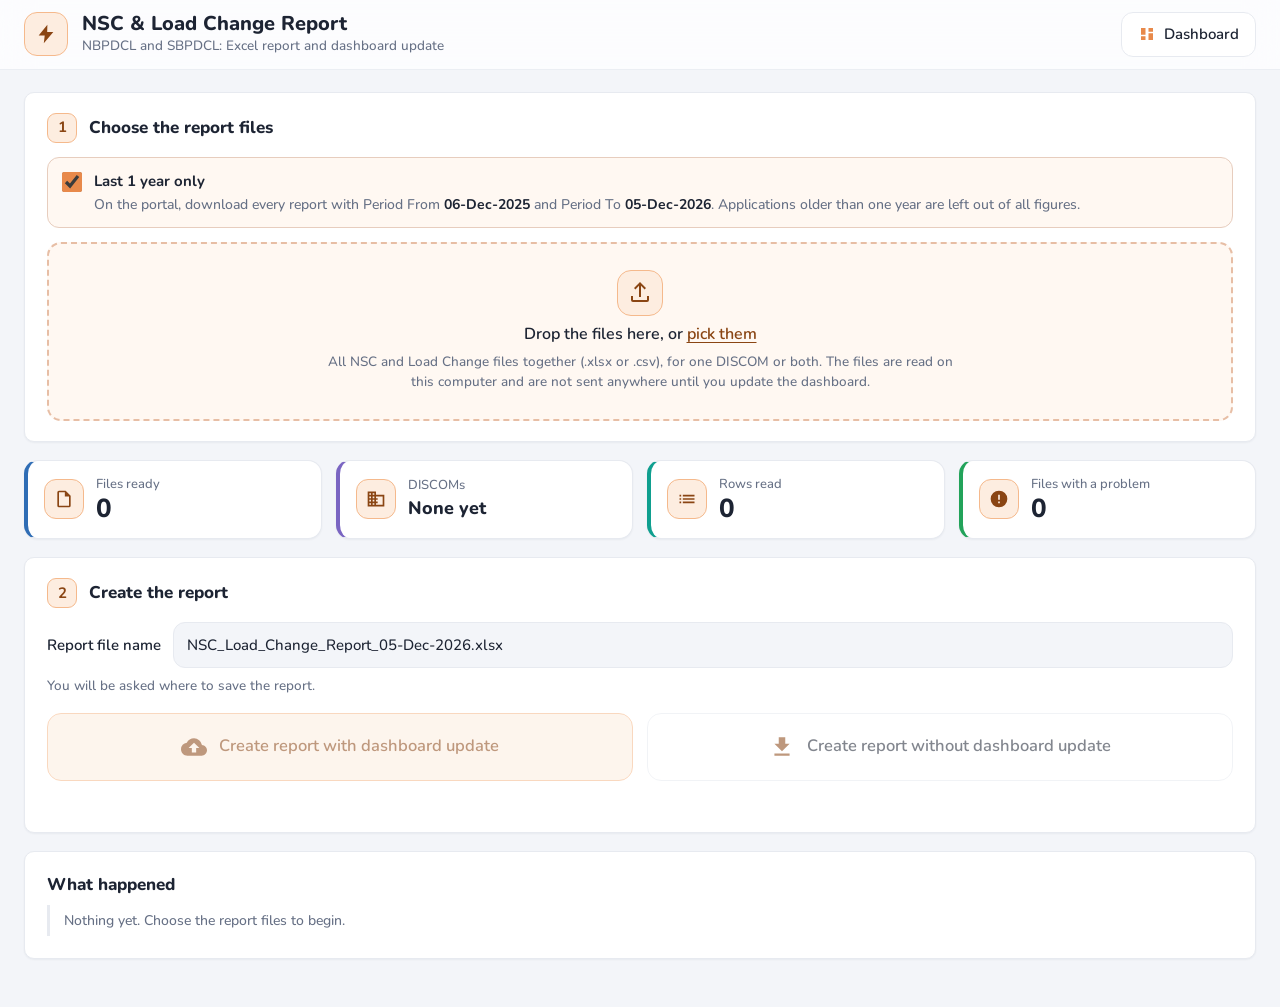
<file: index.html>
<!DOCTYPE html>
<html lang="en">
<head>
<meta charset="utf-8">
<meta name="viewport" content="width=device-width, initial-scale=1">
<title>NSC & Load Change Report</title>
<meta name="description" content="Make the NSC and Load Change Excel report for NBPDCL and SBPDCL and update the dashboard, in the browser.">
<link rel="icon" href="data:image/svg+xml,%3Csvg xmlns='http://www.w3.org/2000/svg' viewBox='0 0 24 24'%3E%3Crect width='24' height='24' rx='6' fill='%23FDEDE0' stroke='%23F5B98C'/%3E%3Cpath d='M13.5 3 5 13.6h6l-1 7.4 9-11.1h-6z' fill='%238A4513'/%3E%3C/svg%3E">
<link rel="preconnect" href="https://fonts.googleapis.com">
<link rel="preconnect" href="https://fonts.gstatic.com" crossorigin>
<link href="https://fonts.googleapis.com/css2?family=Nunito:wght@400;500;600;700;800&display=swap" rel="stylesheet">
<link rel="stylesheet" href="css/style.css">
</head>
<body>
<header class="top">
  <div class="top-in">
    <div class="badge" aria-hidden="true"><svg viewBox="0 0 24 24"><path d="M13.5 2 4 13.6h6.6L9.6 22 20 9.9h-6.7L13.5 2z"/></svg></div>
    <div class="title">
      <h1>NSC &amp; Load Change Report</h1>
      <div class="sub" id="asOn">NBPDCL and SBPDCL: Excel report and dashboard update</div>
    </div>
    <a class="btn ghost dash-link" id="openDash" href="dashboard.html">
      <svg viewBox="0 0 24 24" aria-hidden="true"><path d="M4 13h6V4H4v9zm0 7h6v-5H4v5zm10 0h6v-9h-6v9zm0-16v5h6V4h-6z"/></svg>
      <span>Dashboard</span>
    </a>
  </div>
</header>

<main class="wrap">
  <section class="card step" aria-labelledby="s1">
    <div class="step-head">
      <span class="num">1</span>
      <h2 id="s1">Choose the report files</h2>
      <button class="link" id="clearBtn" hidden>Clear list</button>
    </div>
    <label class="yearbox">
      <input type="checkbox" id="lastYear" checked>
      <span class="yb-text"><b>Last 1 year only</b><span id="yearHint"></span></span>
    </label>
    <label class="drop" id="drop" for="fileInput">
      <input type="file" id="fileInput" accept=".xlsx,.xlsm,.csv" multiple>
      <span class="drop-icon" aria-hidden="true"><svg viewBox="0 0 24 24"><path d="M19 15v4H5v-4H3v4a2 2 0 0 0 2 2h14a2 2 0 0 0 2-2v-4h-2zM11 4.8V16h2V4.8l3.6 3.6L18 7l-6-6-6 6 1.4 1.4L11 4.8z"/></svg></span>
      <span class="drop-main">Drop the files here, or <u>pick them</u></span>
      <span class="drop-sub">All NSC and Load Change files together (.xlsx or .csv), for one DISCOM or both. The files are read on this computer and are not sent anywhere until you update the dashboard.</span>
    </label>
    <div class="table-box" id="fileBox" hidden>
      <table class="files">
        <thead><tr><th>File</th><th>DISCOM</th><th>Report</th><th class="r">Rows</th><th class="r">Registered</th><th class="r">Pending</th><th>Status</th><th aria-label="Remove"></th></tr></thead>
        <tbody id="fileRows"></tbody>
      </table>
    </div>
  </section>

  <section class="tiles" aria-label="Summary">
    <div class="tile t-a"><span class="ico"><svg viewBox="0 0 24 24"><path d="M14 2H6a2 2 0 0 0-2 2v16a2 2 0 0 0 2 2h12a2 2 0 0 0 2-2V8l-6-6zm4 18H6V4h7v5h5v11z"/></svg></span><div><div class="lab">Files ready</div><div class="val" id="tFiles">0</div></div></div>
    <div class="tile t-b"><span class="ico"><svg viewBox="0 0 24 24"><path d="M12 7V3H2v18h20V7H12zM6 19H4v-2h2v2zm0-4H4v-2h2v2zm0-4H4V9h2v2zm0-4H4V5h2v2zm4 12H8v-2h2v2zm0-4H8v-2h2v2zm0-4H8V9h2v2zm0-4H8V5h2v2zm10 12h-8v-2h2v-2h-2v-2h2v-2h-2V9h8v10z"/></svg></span><div><div class="lab">DISCOMs</div><div class="val sm" id="tDiscoms">None yet</div></div></div>
    <div class="tile t-c"><span class="ico"><svg viewBox="0 0 24 24"><path d="M3 13h2v-2H3v2zm0 4h2v-2H3v2zm0-8h2V7H3v2zm4 4h14v-2H7v2zm0 4h14v-2H7v2zM7 7v2h14V7H7z"/></svg></span><div><div class="lab">Rows read</div><div class="val" id="tRows">0</div></div></div>
    <div class="tile t-d"><span class="ico"><svg viewBox="0 0 24 24"><path d="M12 2a10 10 0 1 0 0 20 10 10 0 0 0 0-20zm1 15h-2v-2h2v2zm0-4h-2V7h2v6z"/></svg></span><div><div class="lab">Files with a problem</div><div class="val" id="tBad">0</div></div></div>
  </section>

  <section class="card step" aria-labelledby="s2">
    <div class="step-head"><span class="num">2</span><h2 id="s2">Create the report</h2></div>
    <div class="name-row">
      <label for="outName">Report file name</label>
      <input id="outName" type="text" spellcheck="false" autocomplete="off">
    </div>
    <p class="hint" id="saveHint"></p>
    <div class="actions">
      <button class="big go" id="withBtn">
        <svg viewBox="0 0 24 24" aria-hidden="true"><path d="M19.35 10.04A7.49 7.49 0 0 0 12 4C9.11 4 6.6 5.64 5.35 8.04A5.99 5.99 0 0 0 0 14c0 3.31 2.69 6 6 6h13c2.76 0 5-2.24 5-5 0-2.64-2.05-4.78-4.65-4.96zM14 13v4h-4v-4H7l5-5 5 5h-3z"/></svg>
        <span>Create report with dashboard update</span>
      </button>
      <button class="big plain" id="withoutBtn">
        <svg viewBox="0 0 24 24" aria-hidden="true"><path d="M19 9h-4V3H9v6H5l7 7 7-7zM5 18v2h14v-2H5z"/></svg>
        <span>Create report without dashboard update</span>
      </button>
    </div>
    <div class="progress" id="progress" hidden><span></span></div>
    <div class="status" id="status" role="status" aria-live="polite"></div>
  </section>

  <section class="card done" id="doneCard" hidden>
    <span class="done-ico" aria-hidden="true"><svg viewBox="0 0 24 24"><path d="M9 16.2 4.8 12l-1.4 1.4L9 19 21 7l-1.4-1.4L9 16.2z"/></svg></span>
    <div class="done-text"><h2 id="doneTitle">Done</h2><p id="doneSub"></p></div>
    <a class="btn grad" id="doneDash" href="#" target="_blank" rel="noopener" hidden>Open the dashboard</a>
    <button class="btn grad" id="tabSend" hidden>Send the update through a new tab</button>
  </section>

  <section class="card log-card" aria-labelledby="logTitle">
    <h2 id="logTitle">What happened</h2>
    <ol class="log" id="log"><li class="soft">Nothing yet. Choose the report files to begin.</li></ol>
  </section>
</main>

<div class="scrim" id="pwScrim" hidden>
  <form class="modal card" id="pwForm" role="dialog" aria-modal="true" aria-labelledby="pwTitle" autocomplete="off">
    <div class="badge" aria-hidden="true"><svg viewBox="0 0 24 24"><path d="M18 8h-1V6A5 5 0 0 0 7 6v2H6a2 2 0 0 0-2 2v10a2 2 0 0 0 2 2h12a2 2 0 0 0 2-2V10a2 2 0 0 0-2-2zm-6 9a2 2 0 1 1 0-4 2 2 0 0 1 0 4zm3.1-9H8.9V6a3.1 3.1 0 0 1 6.2 0v2z"/></svg></div>
    <h2 id="pwTitle">Type the upload password</h2>
    <p id="pwSub">It is used for this update only and is not kept anywhere.</p>
    <input id="pwInput" type="password" required autocomplete="new-password" aria-label="Upload password">
    <div class="modal-actions">
      <button type="button" class="link" id="pwCancel">Cancel</button>
      <button type="submit" class="btn grad">Update the dashboard</button>
    </div>
  </form>
</div>

<div class="scrim" id="mapScrim" hidden>
  <form class="modal card wide" id="mapForm" role="dialog" aria-modal="true" aria-labelledby="mapTitle">
    <div class="badge" aria-hidden="true"><svg viewBox="0 0 24 24"><path d="M10 18h4v-2h-4v2zM3 6v2h18V6H3zm3 7h12v-2H6v2z"/></svg></div>
    <h2 id="mapTitle">Match the headings</h2>
    <p id="mapSub"></p>
    <div class="map-kind" id="mapKindRow" hidden>
      <label for="mapKind">This file is</label>
      <select id="mapKind"><option value="">Choose</option><option value="nsc">an NSC pending report</option><option value="lc">a Load Change report</option></select>
    </div>
    <div class="map-list" id="mapList"></div>
    <p class="map-warn">Check the sample figure beside each choice. The figures are checked again after matching, but a wrong match between two stages cannot always be caught.</p>
    <div class="map-err" id="mapErr" hidden></div>
    <div class="modal-actions">
      <button type="button" class="link" id="mapCancel">Cancel</button>
      <button type="submit" class="btn grad">Use these headings</button>
    </div>
  </form>
</div>

<script src="js/vendor/xlsx.full.min.js"></script>
<script src="js/vendor/exceljs.min.js"></script>
<script src="js/engine.js"></script>
<script src="js/app.js"></script>
</body>
</html>
</file>
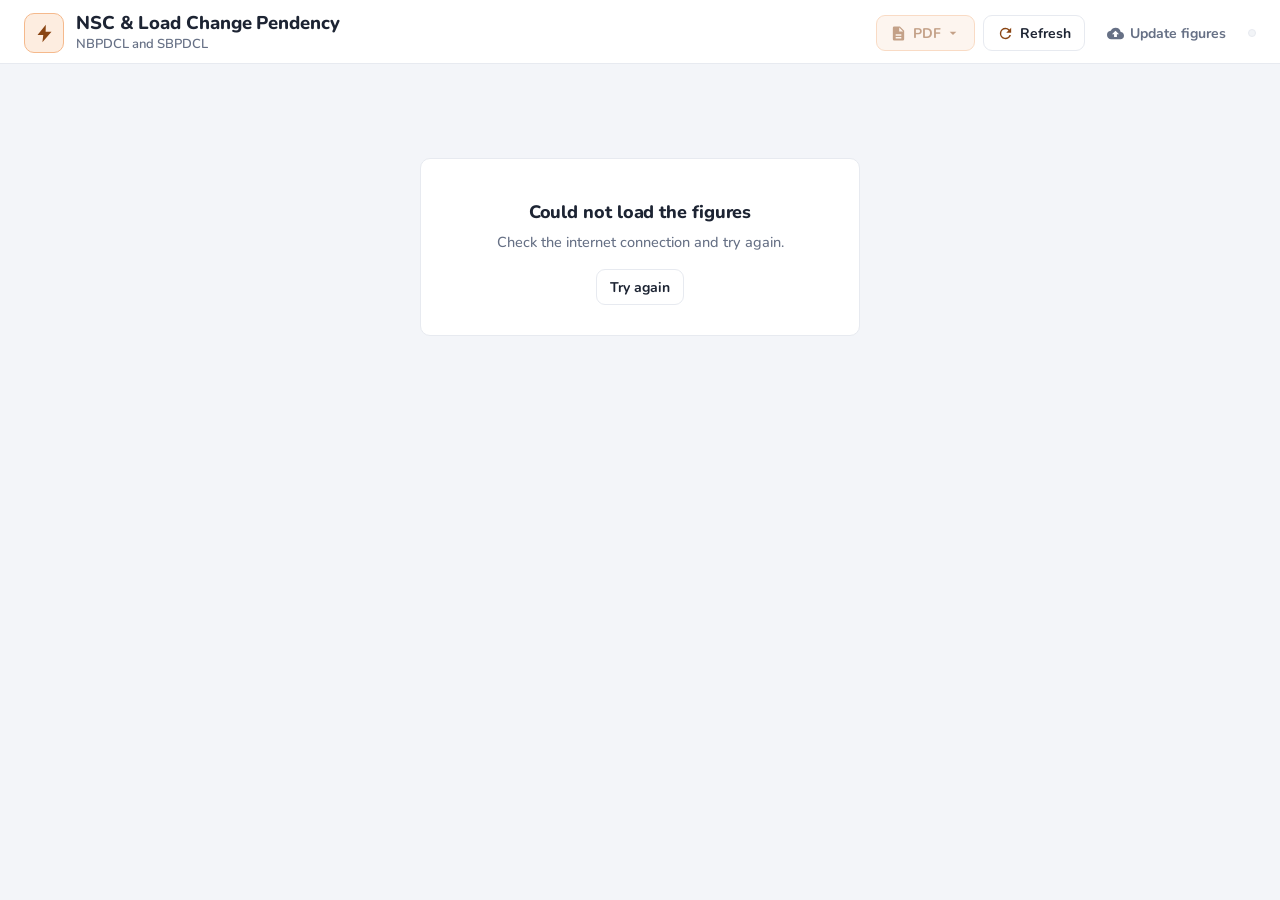
<file: dashboard.html>
<!DOCTYPE html>
<html lang="en">
<head>
<meta charset="utf-8">
<meta name="viewport" content="width=device-width, initial-scale=1">
<title>NSC & Load Change Pendency</title>
<meta name="description" content="Pending new service connections and load change requests of NBPDCL and SBPDCL: stages, critical units, delays, trend and review points.">
<link rel="icon" href="data:image/svg+xml,%3Csvg xmlns='http://www.w3.org/2000/svg' viewBox='0 0 24 24'%3E%3Crect width='24' height='24' rx='6' fill='%23FDEDE0' stroke='%23F5B98C'/%3E%3Cpath d='M13.5 3 5 13.6h6l-1 7.4 9-11.1h-6z' fill='%238A4513'/%3E%3C/svg%3E">
<link rel="preconnect" href="https://script.google.com">
<link rel="preconnect" href="https://script.googleusercontent.com" crossorigin>
<link rel="preconnect" href="https://fonts.googleapis.com">
<link rel="preconnect" href="https://fonts.gstatic.com" crossorigin>
<link href="https://fonts.googleapis.com/css2?family=Nunito:wght@400;500;600;700;800&display=swap" rel="stylesheet">
<link rel="stylesheet" href="css/dash.css">
</head>
<body>
<header class="bar">
  <div class="bar-in">
    <div class="brand">
      <span class="mark" aria-hidden="true"><svg viewBox="0 0 24 24"><path d="M13.5 2 4 13.6h6.6L9.6 22 20 9.9h-6.7L13.5 2z"/></svg></span>
      <div class="brand-text">
        <h1>NSC &amp; Load Change Pendency</h1>
        <p class="asof" id="asOf">NBPDCL and SBPDCL</p>
      </div>
    </div>
    <div class="bar-actions">
      <span class="fresh" id="fresh" hidden></span>
      <div class="pdfwrap">
        <button class="btn main" id="pdfBtn" type="button" disabled aria-haspopup="menu" aria-expanded="false">
          <svg viewBox="0 0 24 24" aria-hidden="true"><path d="M14 2H6a2 2 0 0 0-2 2v16a2 2 0 0 0 2 2h12a2 2 0 0 0 2-2V8l-6-6zm-1 7V3.5L18.5 9H13zM8 13h8v2H8v-2zm0 4h8v2H8v-2z"/></svg>
          <span>PDF</span>
          <svg class="caret" viewBox="0 0 24 24" aria-hidden="true"><path d="M7 10l5 5 5-5z"/></svg>
        </button>
        <div class="pdfmenu" id="pdfMenu" role="menu" hidden></div>
      </div>
      <button class="btn" id="refreshBtn" type="button" title="Get the latest figures">
        <svg viewBox="0 0 24 24" aria-hidden="true"><path d="M17.65 6.35A7.96 7.96 0 0 0 12 4a8 8 0 1 0 7.73 10h-2.08A6 6 0 1 1 12 6c1.66 0 3.14.69 4.22 1.78L13 11h7V4l-2.35 2.35z"/></svg>
        <span class="lbl">Refresh</span>
      </button>
      <a class="btn quiet" href="./" title="Make the report and update the figures">
        <svg viewBox="0 0 24 24" aria-hidden="true"><path d="M19.35 10.04A7.49 7.49 0 0 0 12 4C9.11 4 6.6 5.64 5.35 8.04A5.99 5.99 0 0 0 0 14c0 3.31 2.69 6 6 6h13c2.76 0 5-2.24 5-5 0-2.64-2.05-4.78-4.65-4.96zM14 13v4h-4v-4H7l5-5 5 5h-3z"/></svg>
        <span class="lbl">Update figures</span>
      </a>
      <div class="scope" role="group" aria-label="Scope" id="segDiscom"></div>
    </div>
  </div>
  <div class="tabs-row" id="filters" hidden>
    <nav class="tabs" role="tablist" aria-label="Report" id="segReport"></nav>
    <span class="pchip" id="periodChip" hidden></span>
  </div>
</header>
<div class="crumbs-row" id="crumbsRow" hidden>
  <div class="crumbs" id="crumbs"></div>
  <nav class="jump" aria-label="Sections" id="jump"></nav>
</div>

<main class="page" id="page">
  <div class="state" id="state">
    <div class="spinner" aria-hidden="true"></div>
    <h2>Loading the figures ...</h2>
    <p>This takes a few seconds the first time. Next time the page opens at once.</p>
  </div>
  <div id="content" hidden></div>
</main>

<div class="tip" id="tip" role="tooltip" hidden></div>

<script src="js/dash.js"></script>
</body>
</html>
</file>
<file: css/style.css>
:root {
  /* Bihar scope colours: light fill, dark writing of the same colour */
  --t1: #E8894A; --t2: #F5B98C; --tl: #FDEDE0; --td: #8A4513;
  --t1a: rgba(232,137,74,.16); --t2a: rgba(245,185,140,.18); --t1s: #fff8f2;
  --ink: #1d2433; --muted: #667085; --faint: #98a2b3; --line: #e7eaf0; --track: #eef0f5;
  --bg: #f3f5f9;
  --shadow: 0 1px 2px rgba(29,36,51,.05);
  --nb: #eb6834; --sb: #2a78d6;
  --ok: #1a8a4c; --okm: #22a35a; --okt: #eaf8f0;
  --warn: #9a6400; --warnm: #e3a21a; --warnt: #fff7e4;
  --bad: #b8352b; --badm: #df4b3f; --badt: #fff0ee;
}
* { box-sizing: border-box; }
html { -webkit-text-size-adjust: 100%; }
body {
  margin: 0; min-height: 100vh; color: var(--ink); background: var(--bg);
  font: 500 15px/1.5 "Nunito", "Segoe UI", system-ui, sans-serif;
}
svg { fill: currentColor; }
button, input { font: inherit; color: inherit; }
:focus-visible { outline: 3px solid var(--t1); outline-offset: 2px; border-radius: 8px; }

/* header */
.top { position: sticky; top: 0; z-index: 20; background: rgba(255,255,255,.72);
  backdrop-filter: blur(16px) saturate(1.4); -webkit-backdrop-filter: blur(16px) saturate(1.4);
  border-bottom: 1px solid rgba(231,234,240,.8); }
.top-in { max-width: 1360px; margin: 0 auto; padding: 12px 24px; display: flex; align-items: center; gap: 14px; flex-wrap: wrap; }
.badge { width: 44px; height: 44px; flex: none; border-radius: 13px; display: grid; place-items: center;
  background: var(--tl); border: 1px solid var(--t2); color: var(--td); }
.badge svg { width: 22px; height: 22px; fill: var(--td); }
.title { flex: 1 1 220px; min-width: 0; }
.title h1 { margin: 0; font-size: 20px; font-weight: 800; line-height: 1.2; }
.title .sub { color: var(--muted); font-size: 13.5px; }

.btn { display: inline-flex; align-items: center; justify-content: center; gap: 8px; border: 0; border-radius: 12px;
  padding: 10px 16px; font-weight: 600; text-decoration: none; cursor: pointer; white-space: nowrap; }
.btn svg { width: 18px; height: 18px; }
.btn.grad { color: var(--td); background: var(--tl); border: 1px solid var(--t2); }
.btn.ghost { color: var(--ink); background: #fff; border: 1px solid var(--line); }
.btn.ghost svg { color: var(--td); }
.btn.ghost svg { color: var(--t1); }
.link { border: 0; background: none; color: var(--muted); text-decoration: underline; cursor: pointer; padding: 4px; font-size: 14px; }
.link:hover { color: var(--ink); }

/* layout */
.wrap { max-width: 1360px; margin: 0 auto; padding: 22px 24px 48px; display: grid; gap: 18px; }
.card { background: #fff; border-radius: 10px; border: 1px solid var(--line); box-shadow: var(--shadow); padding: 20px 22px; min-width: 0; }
h2 { margin: 0; font-size: 17px; font-weight: 800; }
.step-head { display: flex; align-items: center; gap: 12px; margin-bottom: 14px; }
.step-head h2 { flex: 1; }
.num { width: 30px; height: 30px; flex: none; border-radius: 9px; display: grid; place-items: center; font-weight: 700; font-size: 15px;
  color: var(--td); background: var(--tl); border: 1px solid var(--t2); }

/* drop zone */
.drop { display: grid; justify-items: center; text-align: center; gap: 6px; padding: 26px 18px; border-radius: 14px; cursor: pointer;
  border: 2px dashed color-mix(in srgb, var(--t1) 45%, var(--line)); background: var(--t1s);
  transition: background .15s, border-color .15s; }
.drop:hover, .drop.over { border-color: var(--t1); background: var(--tl); }
.drop input { position: absolute; width: 1px; height: 1px; opacity: 0; pointer-events: none; }
.drop:focus-within { outline: 3px solid var(--t1); outline-offset: 2px; }
.drop-icon { width: 46px; height: 46px; border-radius: 14px; display: grid; place-items: center; background: var(--tl); color: var(--td); border: 1px solid var(--t2); }
.drop-icon svg { width: 24px; height: 24px; }
.drop-main { font-weight: 600; font-size: 16px; }
.drop-main u { color: var(--td); text-underline-offset: 3px; }
.drop-sub { color: var(--muted); font-size: 13.5px; max-width: 640px; }

/* last 1 year */
.yearbox { display: flex; gap: 12px; align-items: flex-start; padding: 12px 14px; margin-bottom: 14px; border-radius: 12px; cursor: pointer;
  background: var(--t1s); border: 1px solid color-mix(in srgb, var(--t1) 30%, var(--line)); }
.yearbox input { width: 20px; height: 20px; margin: 2px 0 0; accent-color: var(--t1); flex: none; cursor: pointer; }
.yb-text { display: grid; gap: 2px; font-size: 14px; }
.yb-text b { font-size: 15px; }
.yb-text span { color: var(--muted); }
.yb-text span strong { color: var(--ink); }

/* file table */
.table-box { margin-top: 16px; overflow-x: auto; border: 1px solid var(--line); border-radius: 12px; }
.files { width: 100%; border-collapse: collapse; font-size: 14px; min-width: 760px; }
.files th { text-align: left; font-weight: 600; color: var(--muted); font-size: 12.5px; padding: 10px 12px; background: #fafbfd; border-bottom: 1px solid var(--line); }
.files td { padding: 10px 12px; border-bottom: 1px solid var(--line); vertical-align: top; }
.files tr:last-child td { border-bottom: 0; }
.files .r { text-align: right; font-variant-numeric: tabular-nums; }
.files .fname { max-width: 300px; overflow-wrap: anywhere; font-weight: 500; }
.chip { display: inline-block; padding: 2px 9px; border-radius: 99px; font-size: 12.5px; font-weight: 600; white-space: nowrap; }
.chip.nb { color: var(--nb); background: #fdf0e9; border: 1px solid #f6c3a8; }
.chip.sb { color: var(--sb); background: #edf4fc; border: 1px solid #b5d0f1; }
.st { display: inline-flex; align-items: center; gap: 6px; font-weight: 600; font-size: 13px; padding: 2px 9px; border-radius: 99px; white-space: nowrap; }
.st::before { content: ""; width: 7px; height: 7px; border-radius: 50%; background: currentColor; }
.st.ok { color: var(--ok); background: var(--okt); }
.st.note { color: var(--warn); background: var(--warnt); }
.st.bad { color: var(--bad); background: var(--badt); }
.st.wait { color: var(--muted); background: var(--track); }
.why { color: var(--bad); font-size: 13px; margin-top: 4px; white-space: pre-line; max-width: 520px; }
.notes { color: var(--warn); font-size: 13px; margin: 4px 0 0; padding-left: 16px; max-width: 520px; }
.x { border: 0; background: none; color: var(--faint); cursor: pointer; padding: 2px 6px; border-radius: 8px; font-size: 18px; line-height: 1; }
.x:hover { color: var(--bad); background: var(--badt); }

/* tiles */
.tiles { display: grid; grid-template-columns: repeat(4, minmax(0, 1fr)); gap: 14px; }
.tile { display: flex; gap: 12px; align-items: center; padding: 14px 16px; border-radius: 14px; box-shadow: var(--shadow); min-width: 0; }
.tile .ico { width: 40px; height: 40px; flex: none; border-radius: 12px; display: grid; place-items: center; color: var(--td); background: var(--tl) !important; border: 1px solid var(--t2); }
.tile .ico svg { width: 20px; height: 20px; }
.tile .lab { color: var(--muted); font-size: 13px; }
.tile .val { font-size: 26px; font-weight: 800; line-height: 1.15; font-variant-numeric: tabular-nums; overflow-wrap: anywhere; }
.tile .val.sm { font-size: 18px; line-height: 1.5; }
.tile { background: #fff; border: 1px solid var(--line); border-left: 4px solid var(--kc, var(--t1)); }
.t-a { --kc: #2f6db5; } .t-b { --kc: #7a65c2; } .t-c { --kc: #0f9f8f; } .t-d { --kc: var(--badm); } .t-d.clear { --kc: var(--okm); }

/* step 2 */
.name-row { display: flex; align-items: center; gap: 12px; flex-wrap: wrap; }
.name-row label { font-weight: 600; }
.name-row input { flex: 1 1 320px; min-width: 0; padding: 11px 13px; border: 1px solid var(--line); border-radius: 12px; background: var(--bg); }
.name-row input:focus { outline: none; border-color: var(--t1); box-shadow: 0 0 0 3px var(--t1a); background: #fff; }
.hint { color: var(--muted); font-size: 13.5px; margin: 8px 0 16px; }
.actions { display: grid; grid-template-columns: repeat(2, minmax(0, 1fr)); gap: 14px; }
.big { display: flex; align-items: center; justify-content: center; gap: 12px; min-height: 68px; padding: 14px 18px; border: 0; border-radius: 14px;
  font-size: 16.5px; font-weight: 600; cursor: pointer; text-align: left; transition: transform .12s, border-color .12s; }
.big svg { width: 26px; height: 26px; flex: none; }
.big:hover:not([disabled]) { transform: translateY(-2px); filter: saturate(1.1); }
.big[disabled] { opacity: .55; cursor: not-allowed; }
.big.go { color: var(--td); background: var(--tl); border: 1px solid var(--t2); }
.big.go svg { color: var(--td); }
.big.plain { color: var(--ink); background: #fff; border: 1px solid var(--line); }
.big.plain svg { color: var(--td); }
.big:hover:not([disabled]) { border-color: var(--t1); }
.progress { height: 6px; border-radius: 99px; background: var(--track); overflow: hidden; margin-top: 16px; }
.progress span { display: block; height: 100%; width: 35%; border-radius: 99px; background: linear-gradient(90deg, var(--t1), var(--t2)); animation: slide 1.1s ease-in-out infinite; }
@keyframes slide { from { transform: translateX(-100%); } to { transform: translateX(300%); } }
.status { color: var(--muted); font-size: 14px; margin-top: 10px; min-height: 21px; }

/* result */
.done { display: flex; align-items: center; gap: 16px; flex-wrap: wrap; background: var(--okt); border: 1px solid #cdeedb; }
.done.bad { background: var(--badt); border-color: #f5d0cb; }
.done-ico { width: 44px; height: 44px; border-radius: 14px; display: grid; place-items: center; color: var(--ok); background: #fff; border: 1px solid #bfe6cf; flex: none; }
.done.bad .done-ico { color: var(--bad); border-color: #f2c5bf; }
.done-ico svg { width: 24px; height: 24px; }
.done-text { flex: 1 1 260px; min-width: 0; }
.done-text p { margin: 2px 0 0; color: var(--muted); white-space: pre-line; overflow-wrap: anywhere; }

/* log */
.log-card h2 { margin-bottom: 8px; }
.log { list-style: none; margin: 0; padding: 0; font-size: 14px; max-height: 320px; overflow-y: auto; }
.log li { padding: 5px 0 5px 14px; border-left: 3px solid var(--line); margin-bottom: 2px; white-space: pre-line; overflow-wrap: anywhere; }
.log li.good { border-color: var(--okm); color: var(--ok); }
.log li.bad { border-color: var(--badm); color: var(--bad); }
.log li.soft { color: var(--muted); }

/* password */
.scrim { position: fixed; inset: 0; z-index: 50; display: grid; place-items: center; padding: 16px;
  background: rgba(29,36,51,.28); backdrop-filter: blur(6px); -webkit-backdrop-filter: blur(6px); }
.scrim[hidden] { display: none; }
.modal { width: 100%; max-width: 420px; padding: 24px; }
.modal h2 { margin-top: 14px; font-size: 19px; }
.modal p { color: var(--muted); margin: 4px 0 14px; font-size: 14px; }
.modal p.again { color: var(--bad); }
.modal input { width: 100%; padding: 12px 14px; border: 1px solid var(--line); border-radius: 12px; background: var(--bg); font-size: 16px; }
.modal input:focus { outline: none; border-color: var(--t1); box-shadow: 0 0 0 3px var(--t1a); background: #fff; }
.modal-actions { display: flex; justify-content: flex-end; align-items: center; gap: 10px; margin-top: 16px; }

.modal.wide { max-width: 620px; max-height: calc(100vh - 32px); overflow-y: auto; }
.map-kind, .map-row { display: grid; grid-template-columns: minmax(0, 0.9fr) minmax(0, 1.4fr); gap: 10px; align-items: center; }
.map-kind { margin-bottom: 12px; font-weight: 600; }
.map-list { display: grid; gap: 10px; }
.map-row label { font-weight: 600; font-size: 14px; }
.map-kind select, .map-row select { width: 100%; min-width: 0; padding: 10px 12px; border: 1px solid var(--line); border-radius: 12px; background: var(--bg); font: inherit; font-size: 14px; }
.map-kind select:focus, .map-row select:focus { outline: none; border-color: var(--t1); box-shadow: 0 0 0 3px var(--t1a); background: #fff; }
.map-warn { color: var(--warn) !important; background: var(--warnt); border-radius: 10px; padding: 8px 12px; font-size: 13px !important; margin: 14px 0 0 !important; }
.map-err { color: var(--bad); background: var(--badt); border-radius: 10px; padding: 8px 12px; font-size: 13.5px; margin-top: 10px; white-space: pre-line; }
.match-btn { margin-top: 8px; padding: 6px 12px; font-size: 13px; border-radius: 10px; }
@media (max-width: 640px) { .map-kind, .map-row { grid-template-columns: minmax(0, 1fr); gap: 4px; } }
[hidden] { display: none !important; }

@media (max-width: 900px) {
  .tiles { grid-template-columns: repeat(2, minmax(0, 1fr)); }
}
@media (max-width: 640px) {
  .top-in { padding: 10px 16px; gap: 10px; }
  .title h1 { font-size: 17px; }
  .title .sub { font-size: 12.5px; }
  .title { flex-basis: calc(100% - 120px); }
  .dash-link span { display: none; }
  .dash-link { padding: 10px; }
  .wrap { padding: 16px 16px 40px; gap: 14px; }
  .card { padding: 16px; }
  .actions { grid-template-columns: minmax(0, 1fr); }
  .tile .val { font-size: 22px; }
  .tile { padding: 12px; gap: 10px; }
  .tile .ico { width: 34px; height: 34px; }
}
@media (max-width: 640px) {
  .table-box { overflow: visible; }
  .files { min-width: 0; }
  .files thead { display: none; }
  .files tr { display: grid; grid-template-columns: repeat(3, minmax(0, 1fr)); gap: 8px 10px; padding: 12px 14px; border-bottom: 1px solid var(--line); position: relative; }
  .files tr:last-child { border-bottom: 0; }
  .files td { padding: 0; border: 0; min-width: 0; }
  .files td.fname { grid-column: 1 / -1; padding-right: 30px; max-width: none; }
  .files td.c-r { grid-column: 2 / -1; align-self: center; font-weight: 500; }
  .files td.c-d { align-self: center; }
  .files td.n { text-align: left; font-weight: 600; }
  .files td.n::before { content: attr(data-label); display: block; color: var(--muted); font-size: 12px; font-weight: 400; }
  .files tr.norep td.n, .files tr.norep td.c-d, .files tr.norep td.c-r { display: none; }
  .files td.c-s { grid-column: 1 / -1; }
  .files td:last-child { position: absolute; top: 8px; right: 6px; }
}
@media (prefers-reduced-motion: reduce) {
  * { transition: none !important; animation: none !important; }
}
</file>
<file: css/dash.css>
/* NSC & Load Change Pendency - My Dashboard Style: Nunito, colour follows the scope */
:root {
  /* scope colours (set from the page: Bihar orange, NBPDCL green, SBPDCL purple) */
  --t1: #E8894A; --t2: #F5B98C; --tl: #FDEDE0; --td: #8A4513;
  --paper: #f3f5f9;
  --surface: #ffffff;
  --ink: #1d2433;
  --slate: #667085;
  --faint: #98a2b3;
  --line: #e7eaf0;
  --line-soft: #eef0f5;
  --track: #eef0f5;
  --north: #eb6834;        /* NBPDCL identity */
  --south: #2a78d6;        /* SBPDCL identity */
  /* status words */
  --good: #1a8a4c; --good-t: #eaf8f0;
  --watch: #9a6400; --watch-t: #fff7e4;
  --high: #b8352b; --high-t: #fff0ee;
  --vhigh: #86211b; --vhigh-t: #fbe7e5;
  --grey-t: #f2f4f7;
  --radius: 10px;
  --shadow: 0 1px 2px rgba(29, 36, 51, .05);
}
* { box-sizing: border-box; }
html { -webkit-text-size-adjust: 100%; scroll-padding-top: 170px; }
body { margin: 0; background: var(--paper); color: var(--ink);
  font: 500 14.5px/1.5 "Nunito", "Segoe UI", system-ui, sans-serif; font-variant-numeric: tabular-nums; }
svg { fill: currentColor; }
button, select { font: inherit; color: inherit; }
:focus-visible { outline: 2px solid var(--t1); outline-offset: 2px; }
h1, h2, h3 { margin: 0; font-weight: 800; letter-spacing: -.005em; }
.fig { font-weight: 800; font-variant-numeric: lining-nums tabular-nums; letter-spacing: -.01em; }

/* ---------- header ---------- */
.bar { position: sticky; top: 0; z-index: 30; background: #fff; border-bottom: 1px solid var(--line); }
.bar-in { max-width: 1360px; margin: 0 auto; padding: 12px 24px 8px; display: flex; align-items: center; gap: 14px; flex-wrap: wrap; }
.brand { display: flex; align-items: center; gap: 12px; flex: 1 1 260px; min-width: 0; }
.mark { width: 40px; height: 40px; border-radius: 10px; background: var(--tl); border: 1px solid var(--t2); display: grid; place-items: center; flex: none; color: var(--td); }
.mark svg { width: 21px; height: 21px; }
.brand-text { min-width: 0; }
.brand h1 { font-size: 18.5px; line-height: 1.25; }
.asof { margin: 0; color: var(--slate); font-size: 13px; font-weight: 600; }
.bar-actions { display: flex; align-items: center; gap: 8px; flex-wrap: wrap; }
.btn { display: inline-flex; align-items: center; gap: 6px; height: 36px; padding: 0 13px; border-radius: 9px; border: 1px solid var(--line);
  background: var(--surface); color: var(--ink); font-weight: 700; font-size: 14px; cursor: pointer; text-decoration: none; white-space: nowrap; }
.btn svg { width: 17px; height: 17px; color: var(--td); }
.btn .caret { width: 16px; height: 16px; margin-left: -2px; }
.btn:hover:not([disabled]) { border-color: var(--t2); }
.btn.main { background: var(--tl); border-color: var(--t2); color: var(--td); }
.btn.quiet { border-color: transparent; color: var(--slate); }
.btn.quiet svg { color: var(--slate); }
.btn[disabled] { opacity: .5; cursor: progress; }
.fresh { font-size: 12.5px; font-weight: 600; color: var(--slate); padding: 3px 9px; border-radius: 99px; background: var(--grey-t); white-space: nowrap; }
.fresh.busy::before { content: ""; display: inline-block; width: 8px; height: 8px; margin-right: 6px; border-radius: 50%;
  border: 2px solid var(--t1); border-right-color: transparent; animation: spin .8s linear infinite; vertical-align: -1px; }

.scope { display: inline-flex; background: var(--grey-t); border: 1px solid var(--line); border-radius: 99px; padding: 3px; gap: 2px; }
.scope button { border: 1px solid transparent; background: none; padding: 4px 13px; border-radius: 99px; cursor: pointer; font-size: 13.5px; font-weight: 700; color: var(--slate); white-space: nowrap; }
.scope button[aria-pressed="true"] { background: var(--tl); color: var(--td); border-color: var(--t2); }
.scope button[disabled] { opacity: .4; cursor: not-allowed; }

.tabs-row { max-width: 1360px; margin: 0 auto; padding: 0 24px; display: flex; align-items: flex-end; gap: 14px; flex-wrap: wrap; }
.tabs { display: flex; gap: 22px; overflow-x: auto; scrollbar-width: none; flex: 1 1 auto; min-width: 0; }
.tabs::-webkit-scrollbar { display: none; }
.tabs button { border: 0; background: none; padding: 8px 0 9px; font-size: 15px; font-weight: 700; color: var(--slate); cursor: pointer; white-space: nowrap;
  border-bottom: 3px solid transparent; }
.tabs button:hover { color: var(--ink); }
.tabs button[aria-selected="true"] { color: var(--ink); border-bottom-color: var(--t1); }
.pchip { font-size: 12.5px; font-weight: 700; padding: 3px 10px; border-radius: 99px; white-space: nowrap; margin-bottom: 9px; }
.pchip.year { color: var(--td); background: var(--tl); border: 1px solid var(--t2); }
.pchip.full { color: var(--slate); background: var(--grey-t); border: 1px solid var(--line); }
.pchip.mix { color: var(--watch); background: var(--watch-t); border: 1px solid #f1dca6; }

.crumbs-row { max-width: 1360px; margin: 0 auto; padding: 14px 24px 0; display: flex; align-items: center; gap: 10px; flex-wrap: wrap; }
.crumbs { display: flex; align-items: center; gap: 6px; flex-wrap: wrap; font-size: 13.5px; font-weight: 700; color: var(--slate); flex: 1 1 auto; min-width: 0; }
.crumbs a { color: var(--td); text-decoration: none; cursor: pointer; }
.crumbs a:hover { text-decoration: underline; }
.crumbs .sep { color: var(--faint); }
.crumbs .here { color: var(--ink); }
.crumbs .datechip { margin-left: auto; font-size: 12.5px; color: var(--slate); background: #fff; border: 1px solid var(--line); border-radius: 99px; padding: 3px 10px; }
.jump { display: flex; gap: 2px; overflow-x: auto; scrollbar-width: none; max-width: 100%; }
.jump::-webkit-scrollbar { display: none; }
.jump a { flex: none; font-size: 13px; font-weight: 700; color: var(--slate); text-decoration: none; padding: 4px 9px; border-radius: 7px; white-space: nowrap; }
.jump a:hover { background: var(--tl); color: var(--td); }

/* PDF menu */
.pdfwrap { position: relative; }
.pdfmenu { position: absolute; right: 0; top: calc(100% + 6px); z-index: 40; min-width: 260px; background: var(--surface); border: 1px solid var(--line);
  border-radius: 10px; box-shadow: 0 12px 30px -12px rgba(29,36,51,.3); padding: 6px; }
.pdfmenu .mh { font-size: 12.5px; font-weight: 600; color: var(--slate); padding: 6px 10px 4px; }
.pdfmenu button { display: flex; justify-content: space-between; gap: 12px; width: 100%; border: 0; background: none; text-align: left; padding: 9px 10px; border-radius: 7px; cursor: pointer; font-size: 14px; font-weight: 700; }
.pdfmenu button:hover, .pdfmenu button:focus-visible { background: var(--tl); color: var(--td); }
.pdfmenu button span { color: var(--faint); font-size: 12.5px; font-weight: 600; }

/* ---------- page ---------- */
.page { max-width: 1360px; margin: 0 auto; padding: 14px 24px 64px; }
.sec { margin-top: 28px; }
.sec-head { display: flex; align-items: baseline; gap: 12px; flex-wrap: wrap; margin-bottom: 12px; }
.sec-head h2 { font-size: 19px; }
.sec-head p { margin: 0; color: var(--slate); font-size: 13.5px; flex: 1 1 260px; }
.sec-head .tools { display: flex; gap: 8px; align-items: center; flex-wrap: wrap; }
.panel { background: var(--surface); border: 1px solid var(--line); border-radius: var(--radius); box-shadow: var(--shadow); padding: 18px 20px; min-width: 0; }
.grid2 { display: grid; grid-template-columns: minmax(0, 1fr) minmax(0, 1fr); gap: 16px; }
.panel h3 { font-size: 15.5px; margin-bottom: 4px; }
.panel .sub { color: var(--slate); font-size: 13px; margin: 0 0 12px; }
.muted { color: var(--slate); }
.small { font-size: 13px; }
.empty { color: var(--slate); font-size: 13.5px; padding: 10px 0; }

/* ---------- hero: meter + where the pending sits ---------- */
.hero { display: grid; grid-template-columns: minmax(0, 330px) minmax(0, 1fr); gap: 28px; align-items: center; }
.meter { text-align: center; }
.meter svg { width: 100%; max-width: 300px; height: auto; display: block; margin: 0 auto; overflow: visible; }
.meter .trk { fill: none; stroke: var(--track); stroke-width: 16; stroke-linecap: round; }
.meter .arc { fill: none; stroke: url(#meterGrad); stroke-width: 16; stroke-linecap: round; }
.meter .tick { font-size: 10px; fill: var(--faint); font-weight: 700; }
.meter .lab { color: var(--slate); font-size: 13px; font-weight: 700; margin-top: -6px; }
.meter .big { font-size: 40px; line-height: 1.05; margin: 2px 0 6px; }
.meter .chips { display: flex; gap: 6px; justify-content: center; flex-wrap: wrap; }
.chip-s { display: inline-flex; align-items: center; gap: 5px; font-size: 12.5px; font-weight: 700; padding: 3px 9px; border-radius: 99px; white-space: nowrap; }
.chip-s.scope { color: var(--td); background: var(--tl); border: 1px solid var(--t2); }
.chip-s.up { color: var(--high); background: var(--high-t); }
.chip-s.down { color: var(--good); background: var(--good-t); }
.chip-s.flat { color: var(--slate); background: var(--grey-t); }
.period { font-size: 12.5px; color: var(--slate); margin-top: 8px; font-weight: 600; }
.period.mixwarn { color: var(--watch); background: var(--watch-t); border-radius: 8px; padding: 6px 9px; text-align: left; }
.pipe-lab { display: flex; justify-content: space-between; font-size: 13px; font-weight: 700; color: var(--slate); margin-bottom: 8px; gap: 10px; flex-wrap: wrap; }
.pipe { display: flex; height: 40px; border-radius: 8px; overflow: hidden; background: var(--track); }
.pipe > span { height: 100%; min-width: 3px; border-right: 2px solid #fff; cursor: default; }
.pipe > span:last-child { border-right: 0; }
.pipe-key { display: grid; grid-template-columns: repeat(auto-fill, minmax(230px, 1fr)); gap: 8px 18px; margin-top: 14px; }
.key { display: grid; grid-template-columns: 10px minmax(0, 1fr) auto; gap: 8px; align-items: baseline; font-size: 13.5px; }
.key i { width: 10px; height: 10px; border-radius: 3px; display: inline-block; transform: translateY(1px); }
.key .v { font-weight: 800; }
.key .p { color: var(--faint); font-size: 12.5px; margin-left: 4px; font-weight: 600; }

/* KPI cards */
.kpis { display: grid; grid-template-columns: repeat(6, minmax(0, 1fr)); gap: 12px; margin-top: 16px; }
.kpi { background: var(--surface); border: 1px solid var(--line); border-left: 4px solid var(--kc, var(--t1)); border-radius: var(--radius); padding: 12px 14px; min-width: 0;
  display: grid; grid-template-columns: 34px minmax(0, 1fr); gap: 4px 10px; align-items: start; }
.kpi .ico { grid-row: span 3; width: 34px; height: 34px; border-radius: 9px; background: var(--tl); color: var(--td); display: grid; place-items: center; }
.kpi .ico svg { width: 18px; height: 18px; }
.kpi .lab { color: var(--slate); font-size: 12.5px; font-weight: 700; }
.kpi .val { font-size: 21px; line-height: 1.15; overflow-wrap: anywhere; }
.kpi .note { font-size: 12px; color: var(--slate); font-weight: 600; }

/* by-DISCOM table */
.matrix { width: 100%; border-collapse: collapse; font-size: 13.5px; }
.matrix th, .matrix td { padding: 9px 10px; border-bottom: 1px solid var(--line-soft); text-align: right; white-space: nowrap; }
.matrix th:first-child, .matrix td:first-child { text-align: left; }
.matrix thead th { color: var(--slate); font-weight: 700; font-size: 12.5px; border-bottom: 1px solid var(--line); }
.matrix tbody tr { cursor: pointer; }
.matrix tbody tr:hover { background: #fafbfd; }
.matrix tbody tr.on { background: var(--tl); }
.matrix .rep { font-weight: 800; }
.matrix th.l, .matrix td.l { text-align: left; }

/* ---------- bars ---------- */
.hbars { display: grid; gap: 10px; }
.hb { display: grid; grid-template-columns: minmax(120px, 210px) minmax(0, 1fr) 92px; gap: 12px; align-items: center; font-size: 13.5px; }
.hb .name { min-width: 0; }
.hb .name b { display: block; font-weight: 700; overflow: hidden; text-overflow: ellipsis; white-space: nowrap; }
.hb .name span { display: block; color: var(--faint); font-size: 12px; overflow: hidden; text-overflow: ellipsis; white-space: nowrap; }
.hb .track { height: 10px; background: var(--track); border-radius: 99px; overflow: hidden; display: flex; }
.hb .track > span { height: 100%; }
.hb .num { text-align: right; font-weight: 800; }
.hb .num small { display: block; color: var(--faint); font-weight: 600; font-size: 12px; }
.legend { display: flex; gap: 14px; flex-wrap: wrap; font-size: 12.5px; font-weight: 600; color: var(--slate); margin: 0 0 10px; }
.legend i { display: inline-block; width: 10px; height: 10px; border-radius: 3px; margin-right: 5px; transform: translateY(1px); }

/* ---------- status words ---------- */
.sev { display: inline-flex; align-items: center; gap: 5px; font-size: 12.5px; font-weight: 700; padding: 2px 9px; border-radius: 99px; white-space: nowrap; }
.sev.c { color: var(--vhigh); background: var(--vhigh-t); }
.sev.h { color: var(--high); background: var(--high-t); }
.sev.m { color: var(--watch); background: var(--watch-t); }
.sev.l { color: var(--good); background: var(--good-t); }
.chips { display: flex; gap: 6px; flex-wrap: wrap; align-items: center; }
.chips .gap { width: 10px; }
.chip { border: 1px solid var(--line); background: var(--surface); border-radius: 99px; padding: 4px 11px; font-size: 13px; font-weight: 700; cursor: pointer; color: var(--slate); white-space: nowrap; }
.chip b { color: var(--ink); font-weight: 800; margin-left: 4px; }
.chip[aria-pressed="true"] { border-color: var(--t2); background: var(--tl); color: var(--td); }
.chip[aria-pressed="true"] b { color: var(--td); }
.selectwrap select { height: 34px; border: 1px solid var(--line); border-radius: 9px; background: var(--surface); padding: 0 30px 0 10px; font-size: 13.5px; font-weight: 700; }

/* ---------- tables ---------- */
.tbox { overflow-x: auto; border: 1px solid var(--line); border-radius: 8px; }
table.t { width: 100%; border-collapse: collapse; font-size: 13.5px; }
table.t th { position: sticky; top: 0; background: #f7f8fb; color: var(--slate); font-weight: 700; font-size: 12.5px; text-align: right;
  padding: 8px 10px; border-bottom: 1px solid var(--line); white-space: nowrap; cursor: pointer; user-select: none; }
table.t th.l, table.t td.l { text-align: left; }
table.t th[aria-sort]::after { content: " \2195"; color: var(--faint); }
table.t th[aria-sort="descending"]::after { content: " \2193"; color: var(--td); }
table.t th[aria-sort="ascending"]::after { content: " \2191"; color: var(--td); }
table.t td { padding: 8px 10px; border-bottom: 1px solid var(--line-soft); text-align: right; white-space: nowrap; }
table.t tbody tr:last-child td { border-bottom: 0; }
table.t tbody tr:hover { background: #fafbfd; }
table.t .unit b { font-weight: 800; }
table.t .unit span { display: block; color: var(--faint); font-size: 12px; font-weight: 600; }
.rk { display: inline-grid; place-items: center; min-width: 24px; height: 22px; border-radius: 6px; background: var(--grey-t); font-size: 12px; font-weight: 800; color: var(--slate); }
tr.top5 .rk { background: var(--tl); color: var(--td); }
.score { display: inline-flex; align-items: center; gap: 6px; }
.score .sbar { width: 46px; height: 6px; border-radius: 3px; background: var(--track); overflow: hidden; }
.score .sbar span { display: block; height: 100%; }
.up { color: var(--high); } .down { color: var(--good); }
.more { margin-top: 10px; }
.linkbtn { border: 0; background: none; color: var(--td); cursor: pointer; padding: 4px 0; font-weight: 700; font-size: 13.5px; }
.linkbtn:hover { text-decoration: underline; }
.dchip { display: inline-block !important; width: auto !important; font-size: 11px; font-weight: 800; padding: 0 6px; border-radius: 4px; margin-left: 6px; vertical-align: 1px; border: 1px solid; }
.dchip.n { color: var(--north); border-color: #f6c3a8; background: #fdf0e9; }
.dchip.s { color: var(--south); border-color: #b5d0f1; background: #edf4fc; }

/* heat map */
.heat { border-collapse: separate; border-spacing: 3px; font-size: 12.5px; width: 100%; }
.heat th { font-weight: 700; color: var(--slate); padding: 4px 6px; text-align: right; white-space: nowrap; }
.heat th.l { text-align: left; }
.heat td { padding: 7px 8px; text-align: right; border-radius: 4px; white-space: nowrap; font-weight: 600; }
.heat td.l { text-align: left; background: none; font-weight: 700; }

/* review points */
.points { margin: 0; padding: 0; list-style: none; display: grid; gap: 10px; }
.points li { display: grid; grid-template-columns: 4px minmax(0, 1fr); gap: 12px; font-size: 14px; line-height: 1.5; }
.points li::before { content: ""; border-radius: 2px; background: var(--t1); }
.points li.c::before { background: var(--high); } .points li.h::before { background: #e3a21a; } .points li.l::before { background: #22a35a; }
.points .tag { font-size: 12px; font-weight: 700; color: var(--faint); display: block; }

/* trend */
.chart { width: 100%; height: auto; display: block; overflow: visible; }
.chart text { font-family: inherit; font-size: 11px; font-weight: 600; fill: var(--faint); }
.chart .grid { stroke: var(--line-soft); stroke-width: 1; }
.chart .ln { fill: none; stroke-width: 2.2; }
.chart .pt { stroke: #fff; stroke-width: 1.5; }
.note-box { background: var(--tl); color: var(--td); border: 1px solid var(--t2); border-radius: 8px; padding: 10px 14px; font-size: 13.5px; font-weight: 600; }

/* states, tooltip, toast */
.state { text-align: center; max-width: 440px; margin: 80px auto; background: var(--surface); border: 1px solid var(--line); border-radius: var(--radius); padding: 30px 24px; }
.state h2 { font-size: 18px; margin-top: 10px; }
.state p { color: var(--slate); margin: 6px 0 0; }
.state .btn { margin-top: 16px; }
.spinner { width: 30px; height: 30px; margin: 0 auto; border-radius: 50%; border: 3px solid var(--line); border-top-color: var(--t1); animation: spin .9s linear infinite; }
@keyframes spin { to { transform: rotate(360deg); } }
.tip { position: fixed; z-index: 60; pointer-events: none; background: #fff; color: var(--ink); border: 1px solid var(--line); box-shadow: 0 8px 20px -10px rgba(29,36,51,.35);
  font-size: 12.5px; font-weight: 600; padding: 6px 9px; border-radius: 7px; max-width: 260px; line-height: 1.4; }
.toast { position: fixed; left: 50%; bottom: 24px; transform: translateX(-50%); background: #fff; color: var(--ink); border: 1px solid var(--line);
  box-shadow: 0 12px 30px -12px rgba(29,36,51,.35); padding: 10px 16px; border-radius: 10px; font-size: 13.5px; font-weight: 600; z-index: 70; display: flex; gap: 12px; align-items: center; }
.toast a { color: var(--td); font-weight: 800; }
[hidden] { display: none !important; }

@media (max-width: 1160px) {
  .kpis { grid-template-columns: repeat(3, minmax(0, 1fr)); }
}
@media (max-width: 860px) {
  .hero { grid-template-columns: minmax(0, 1fr); gap: 18px; }
  .grid2 { grid-template-columns: minmax(0, 1fr); }
  html { scroll-padding-top: 200px; }
}
@media (max-width: 600px) {
  .bar-in { padding: 10px 16px 6px; gap: 10px; }
  .tabs-row, .crumbs-row { padding-left: 16px; padding-right: 16px; }
  .tabs { gap: 16px; }
  .tabs button { font-size: 14px; }
  .page { padding: 12px 16px 48px; }
  .brand h1 { font-size: 16px; }
  .btn .lbl { display: none; }
  .btn { padding: 0 10px; }
  .bar-actions { width: 100%; }
  .scope { margin-left: auto; }
  .kpis { grid-template-columns: minmax(0, 1fr) minmax(0, 1fr); }
  .meter .big { font-size: 34px; }
  .hb { grid-template-columns: minmax(0, 1fr) 84px; }
  .hb .track { grid-column: 1 / -1; grid-row: 2; }
  .panel { padding: 14px; }
  .scope button { padding: 4px 10px; }
}
@media (prefers-reduced-motion: reduce) { * { animation: none !important; transition: none !important; } }
</file>
